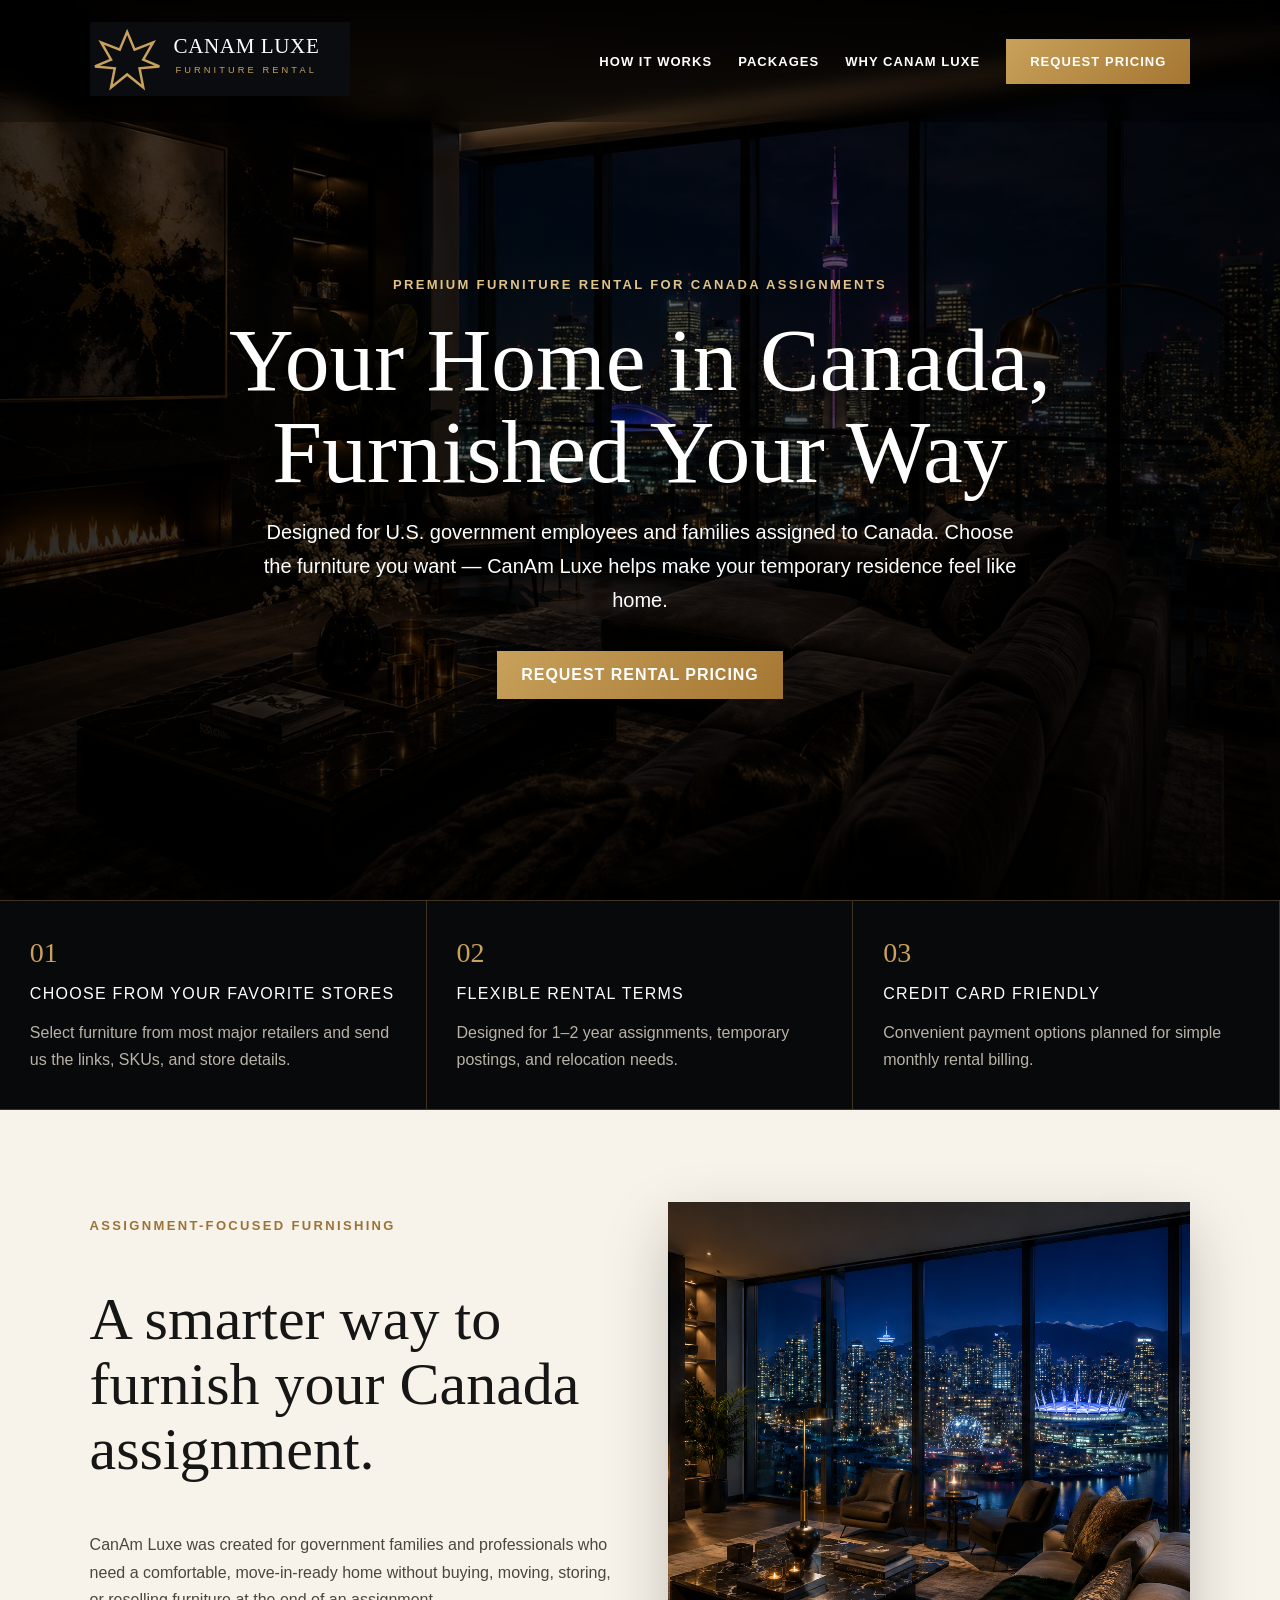
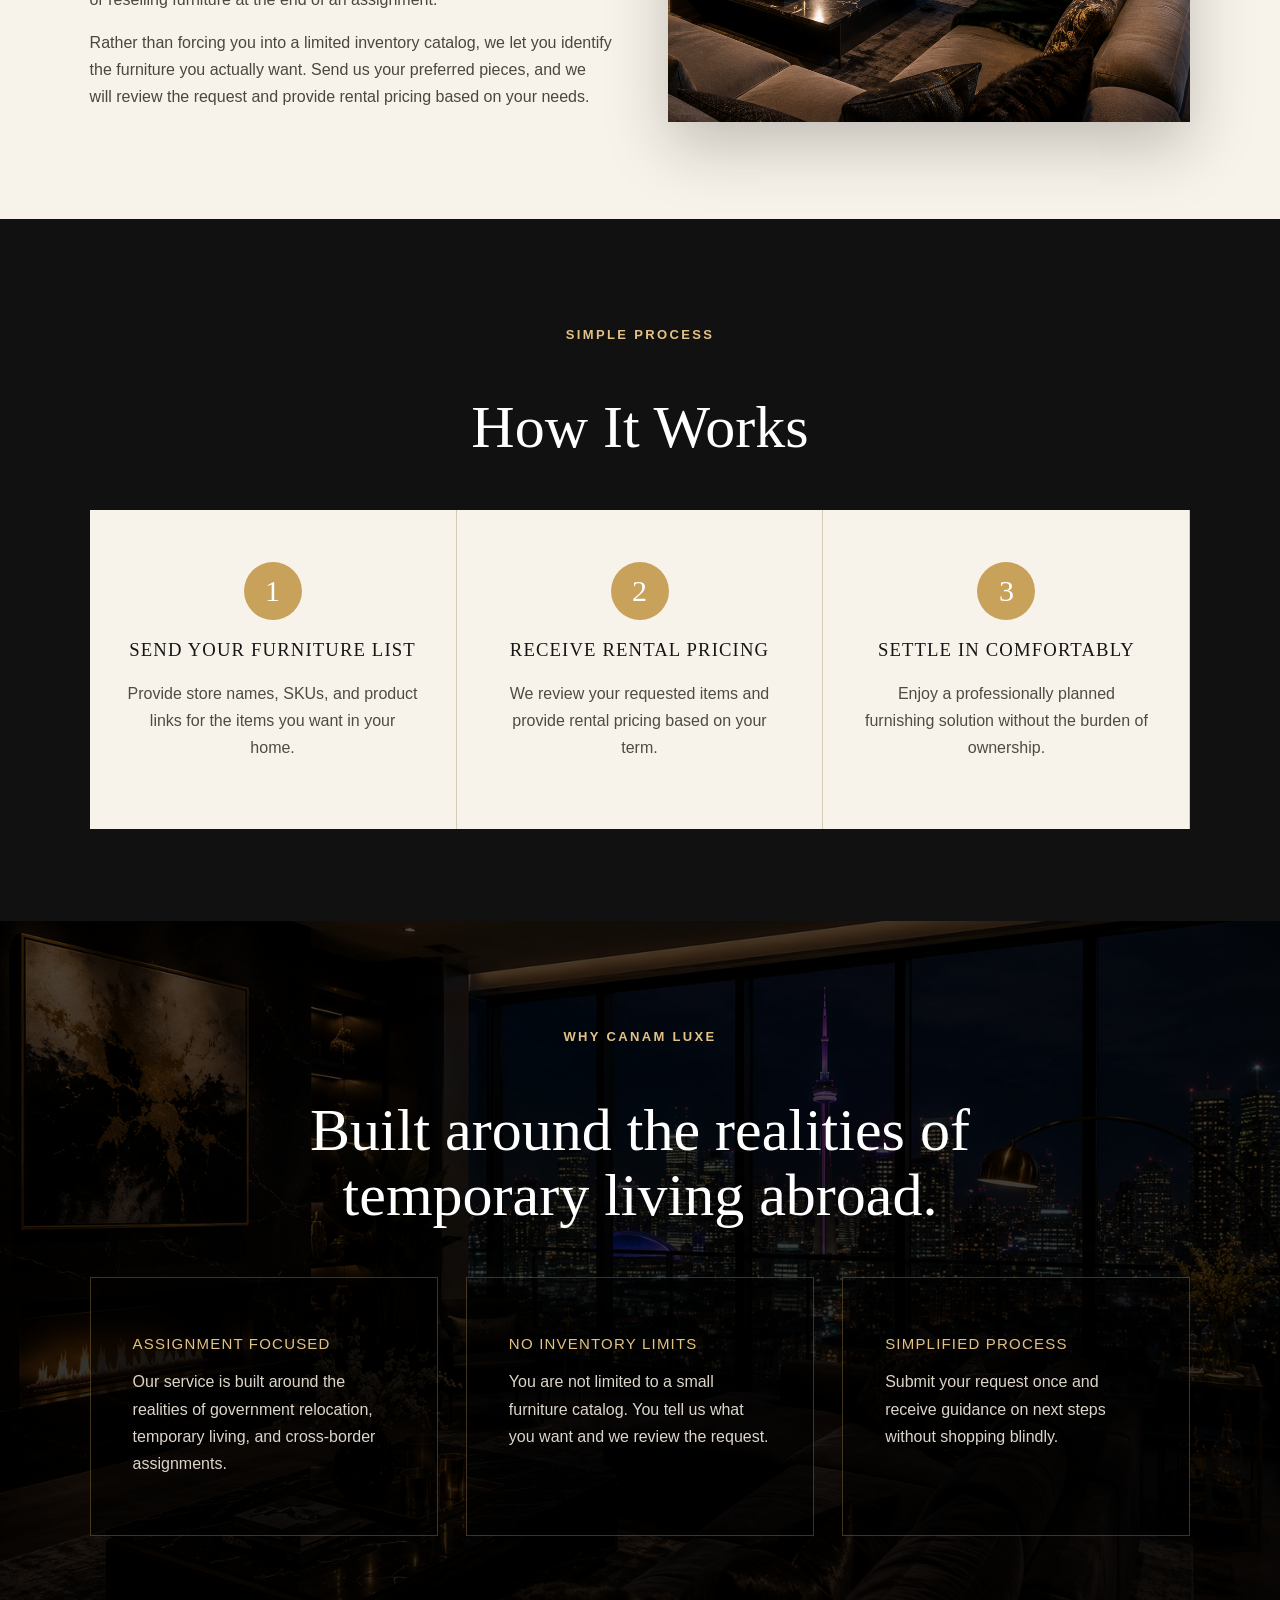
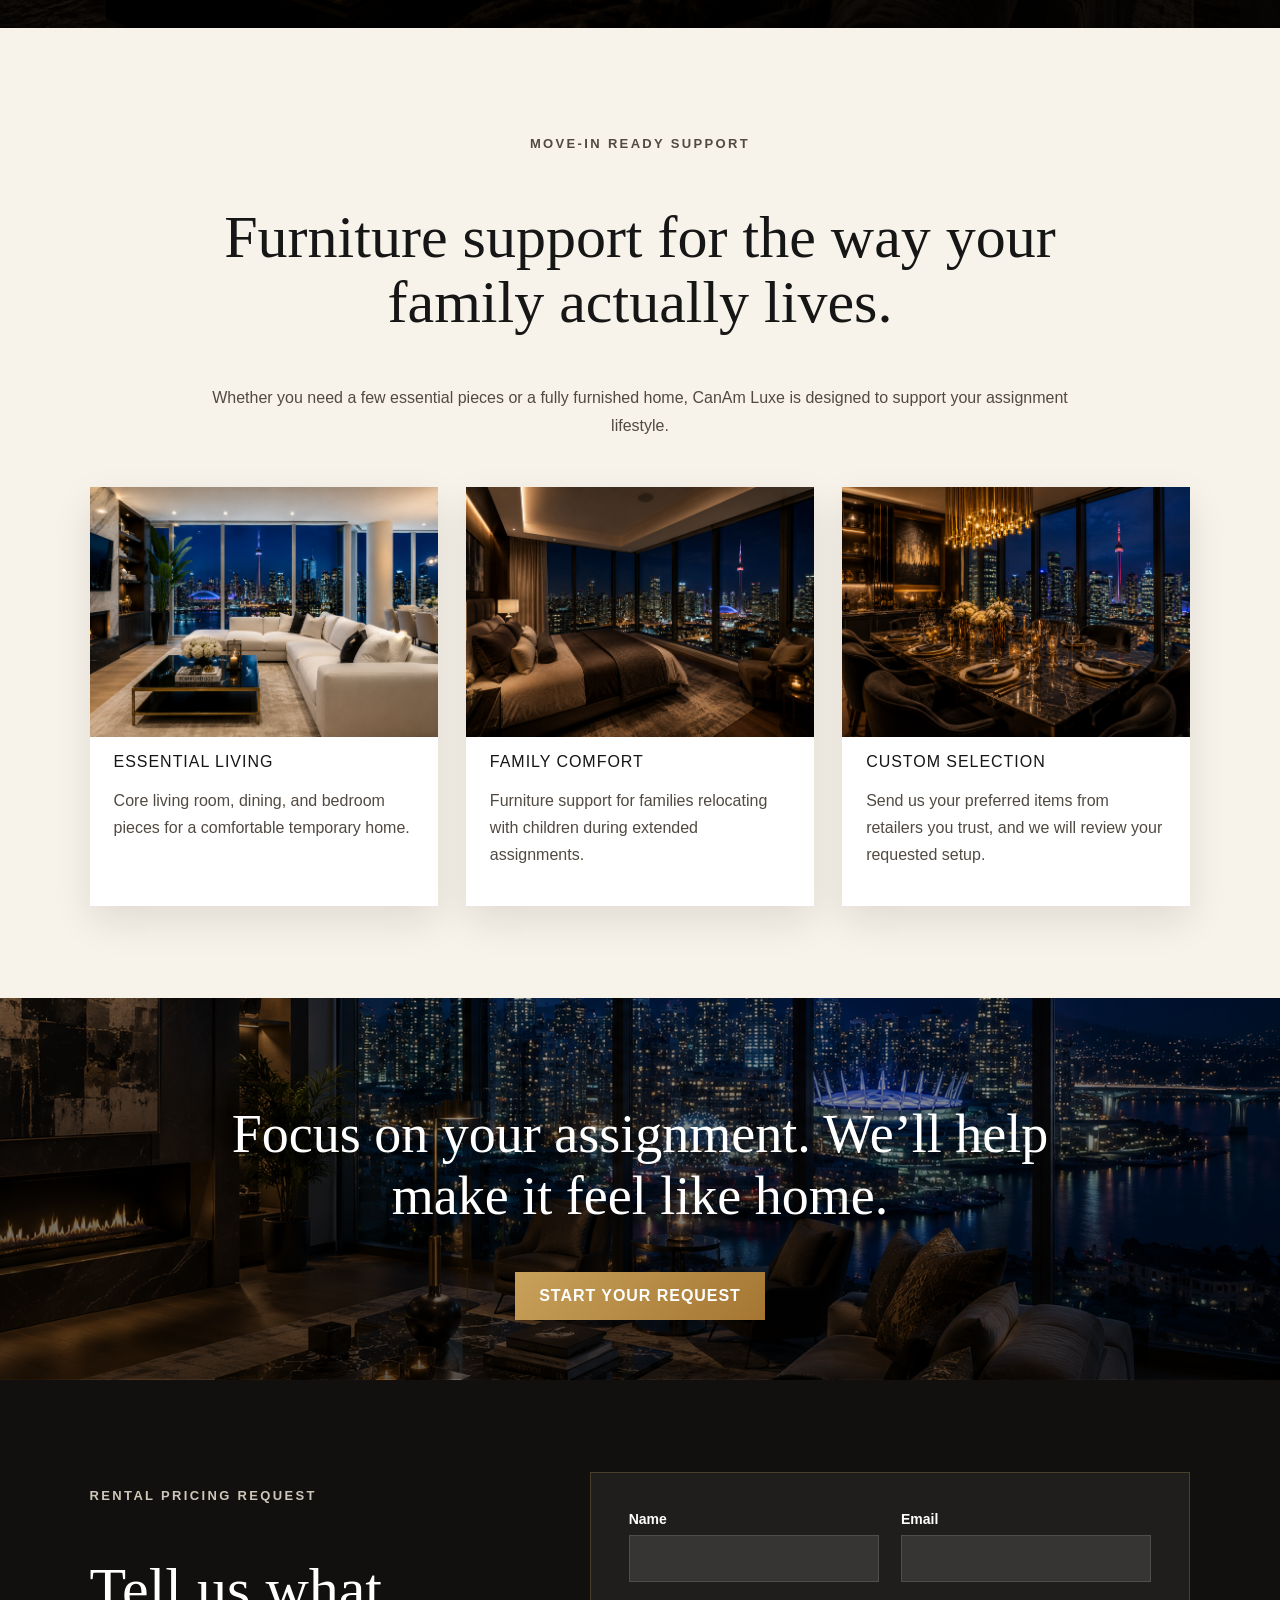
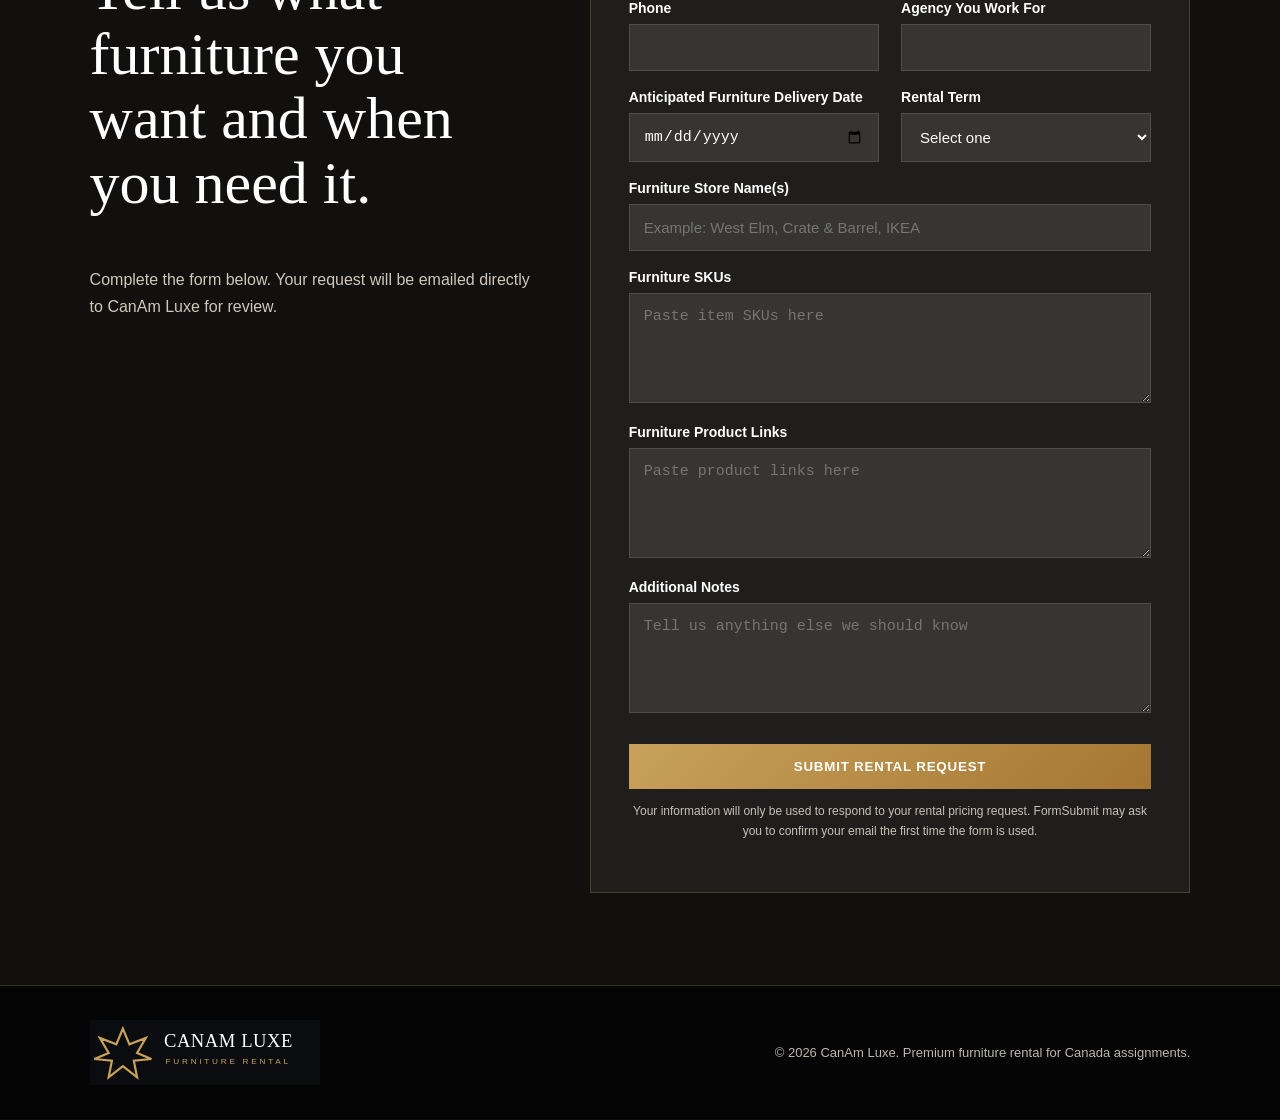
<file: index.html>
<!DOCTYPE html>
<html lang="en">
<head>
  <meta charset="UTF-8" />
  <meta name="viewport" content="width=device-width, initial-scale=1.0" />
  <meta name="description" content="CanAm Luxe provides premium furniture rental solutions for U.S. government employees assigned to Canada." />
  <title>CanAm Luxe | Furniture Rental for Canada Assignments</title>
  <link rel="stylesheet" href="styles.css" />
</head>
<body>

<header class="site-header">
  <a href="#" class="brand">
    <img src="images/logo.svg" alt="CanAm Luxe logo" />
  </a>

  <nav class="nav-links">
    <a href="#how">How It Works</a>
    <a href="#packages">Packages</a>
    <a href="#why">Why CanAm Luxe</a>
    <a href="#quote" class="nav-cta">Request Pricing</a>
  </nav>
</header>

<section class="hero">
  <div class="hero-overlay"></div>
  <div class="hero-content fade-in">
    <p class="eyebrow">Premium furniture rental for Canada assignments</p>
    <h1>Your Home in Canada, Furnished Your Way</h1>
    <p class="hero-text">
      Designed for U.S. government employees and families assigned to Canada.
      Choose the furniture you want — CanAm Luxe helps make your temporary residence feel like home.
    </p>
    <a href="#quote" class="btn">Request Rental Pricing</a>
  </div>
</section>

<section class="quick-features">
  <div>
    <span>01</span>
    <h3>Choose From Your Favorite Stores</h3>
    <p>Select furniture from most major retailers and send us the links, SKUs, and store details.</p>
  </div>
  <div>
    <span>02</span>
    <h3>Flexible Rental Terms</h3>
    <p>Designed for 1–2 year assignments, temporary postings, and relocation needs.</p>
  </div>
  <div>
    <span>03</span>
    <h3>Credit Card Friendly</h3>
    <p>Convenient payment options planned for simple monthly rental billing.</p>
  </div>
</section>

<section class="intro section-pad">
  <div class="intro-text fade-in">
    <p class="eyebrow dark">Assignment-focused furnishing</p>
    <h2>A smarter way to furnish your Canada assignment.</h2>
    <p>
      CanAm Luxe was created for government families and professionals who need a comfortable,
      move-in-ready home without buying, moving, storing, or reselling furniture at the end of an assignment.
    </p>
    <p>
      Rather than forcing you into a limited inventory catalog, we let you identify the furniture you actually want.
      Send us your preferred pieces, and we will review the request and provide rental pricing based on your needs.
    </p>
  </div>

  <div class="intro-image fade-in">
    <img src="images/vancouver-night.jpg.png" alt="Vancouver skyline at night" />
  </div>
</section>

<section id="how" class="how section-pad">
  <p class="eyebrow">Simple process</p>
  <h2>How It Works</h2>

  <div class="steps">
    <div class="step fade-in">
      <span>1</span>
      <h3>Send Your Furniture List</h3>
      <p>Provide store names, SKUs, and product links for the items you want in your home.</p>
    </div>

    <div class="step fade-in">
      <span>2</span>
      <h3>Receive Rental Pricing</h3>
      <p>We review your requested items and provide rental pricing based on your term.</p>
    </div>

    <div class="step fade-in">
      <span>3</span>
      <h3>Settle In Comfortably</h3>
      <p>Enjoy a professionally planned furnishing solution without the burden of ownership.</p>
    </div>
  </div>
</section>

<section id="why" class="why section-pad">
  <div class="section-heading">
    <p class="eyebrow">Why CanAm Luxe</p>
    <h2>Built around the realities of temporary living abroad.</h2>
  </div>

  <div class="why-grid">
    <div class="why-card fade-in">
      <h3>Assignment Focused</h3>
      <p>Our service is built around the realities of government relocation, temporary living, and cross-border assignments.</p>
    </div>

    <div class="why-card fade-in">
      <h3>No Inventory Limits</h3>
      <p>You are not limited to a small furniture catalog. You tell us what you want and we review the request.</p>
    </div>

    <div class="why-card fade-in">
      <h3>Simplified Process</h3>
      <p>Submit your request once and receive guidance on next steps without shopping blindly.</p>
    </div>
  </div>
</section>

<section id="packages" class="packages section-pad">
  <div class="section-heading">
    <p class="eyebrow dark">Move-in ready support</p>
    <h2>Furniture support for the way your family actually lives.</h2>
    <p>Whether you need a few essential pieces or a fully furnished home, CanAm Luxe is designed to support your assignment lifestyle.</p>
  </div>

  <div class="package-grid">
    <article class="package-card fade-in">
      <img src="images/living-room.jpg.png" alt="Luxury furnished living room" />
      <h3>Essential Living</h3>
      <p>Core living room, dining, and bedroom pieces for a comfortable temporary home.</p>
    </article>

    <article class="package-card fade-in">
      <img src="images/bedroom.jpg.png" alt="Premium bedroom furniture" />
      <h3>Family Comfort</h3>
      <p>Furniture support for families relocating with children during extended assignments.</p>
    </article>

    <article class="package-card fade-in">
      <img src="images/dining-room.jpg.png" alt="Elegant dining room furniture" />
      <h3>Custom Selection</h3>
      <p>Send us your preferred items from retailers you trust, and we will review your requested setup.</p>
    </article>
  </div>
</section>

<section class="skyline-callout">
  <div>
    <h2>Focus on your assignment. We’ll help make it feel like home.</h2>
    <a href="#quote" class="btn">Start Your Request</a>
  </div>
</section>

<section id="quote" class="quote-section section-pad">
  <div class="quote-copy">
    <p class="eyebrow">Rental pricing request</p>
    <h2>Tell us what furniture you want and when you need it.</h2>
    <p>
      Complete the form below. Your request will be emailed directly to CanAm Luxe for review.
    </p>
  </div>

  <form class="quote-form" action="https://formsubmit.co/carlo.cortina@gmail.com" method="POST">
    <input type="hidden" name="_subject" value="New CanAm Luxe Rental Request">
    <input type="hidden" name="_template" value="table">
    <input type="hidden" name="_captcha" value="false">
    <input type="hidden" name="_next" value="https://canamluxe.com/thankyou.html">

    <div class="form-row">
      <label>Name
        <input type="text" name="Name" required>
      </label>

      <label>Email
        <input type="email" name="Email" required>
      </label>
    </div>

    <div class="form-row">
      <label>Phone
        <input type="tel" name="Phone">
      </label>

      <label>Agency You Work For
        <input type="text" name="Agency" required>
      </label>
    </div>

    <div class="form-row">
      <label>Anticipated Furniture Delivery Date
        <input type="date" name="Requested Delivery Date" required>
      </label>

      <label>Rental Term
        <select name="Rental Term" required>
          <option value="">Select one</option>
          <option value="1 Year">1 Year</option>
          <option value="18 Months">18 Months</option>
          <option value="2 Years">2 Years</option>
          <option value="Other">Other</option>
        </select>
      </label>
    </div>

    <label>Furniture Store Name(s)
      <input type="text" name="Furniture Store Names" placeholder="Example: West Elm, Crate & Barrel, IKEA">
    </label>

    <label>Furniture SKUs
      <textarea name="Furniture SKUs" placeholder="Paste item SKUs here"></textarea>
    </label>

    <label>Furniture Product Links
      <textarea name="Furniture Product Links" placeholder="Paste product links here"></textarea>
    </label>

    <label>Additional Notes
      <textarea name="Additional Notes" placeholder="Tell us anything else we should know"></textarea>
    </label>

    <button class="btn form-btn" type="submit">Submit Rental Request</button>

    <p class="form-note">
      Your information will only be used to respond to your rental pricing request.
      FormSubmit may ask you to confirm your email the first time the form is used.
    </p>
  </form>
</section>

<footer>
  <img src="images/logo.svg" alt="CanAm Luxe logo" />
  <p>© 2026 CanAm Luxe. Premium furniture rental for Canada assignments.</p>
</footer>

<script src="script.js"></script>
</body>
</html>
</file>
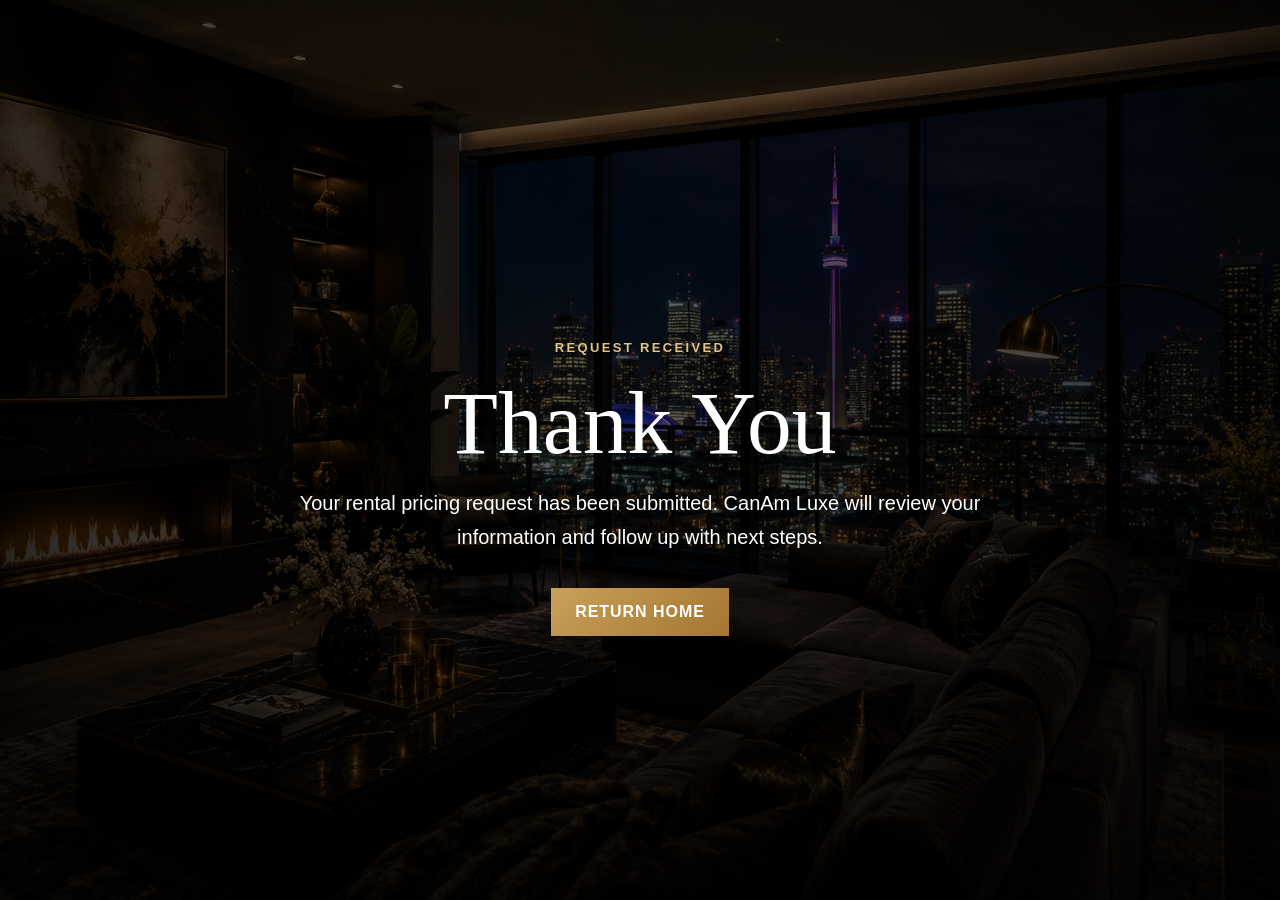
<file: thankyou.html>
<!DOCTYPE html>
<html lang="en">
<head>
  <meta charset="UTF-8">
  <meta name="viewport" content="width=device-width, initial-scale=1.0">
  <title>Thank You | CanAm Luxe</title>
  <link rel="stylesheet" href="styles.css">
</head>
<body>
  <section class="hero" style="min-height:100vh;">
    <div class="hero-overlay"></div>
    <div class="hero-content">
      <p class="eyebrow">Request Received</p>
      <h1>Thank You</h1>
      <p class="hero-text">Your rental pricing request has been submitted. CanAm Luxe will review your information and follow up with next steps.</p>
      <a href="/" class="btn">Return Home</a>
    </div>
  </section>
</body>
</html>
</file>
<file: styles.css>
:root {
  --black: #0b0c10;
  --charcoal: #121417;
  --soft-black: #181614;
  --cream: #f8f3ea;
  --muted: #b9b2a6;
  --gold: #c8a15a;
  --gold-light: #e2c385;
  --white: #ffffff;
}

* {
  box-sizing: border-box;
  scroll-behavior: smooth;
}

body {
  margin: 0;
  font-family: Arial, Helvetica, sans-serif;
  background: var(--black);
  color: var(--white);
}

h1, h2, h3 {
  font-family: Georgia, 'Times New Roman', serif;
  font-weight: 500;
}

p {
  line-height: 1.7;
}

.site-header {
  position: fixed;
  width: 100%;
  top: 0;
  z-index: 100;
  display: flex;
  justify-content: space-between;
  align-items: center;
  padding: 22px 7%;
  background: linear-gradient(to bottom, rgba(0,0,0,.82), rgba(0,0,0,.25));
  backdrop-filter: blur(8px);
}

.brand img {
  width: 260px;
  max-width: 65vw;
}

.nav-links {
  display: flex;
  gap: 26px;
  align-items: center;
}

.nav-links a {
  color: white;
  text-decoration: none;
  text-transform: uppercase;
  font-size: 13px;
  letter-spacing: .08em;
  font-weight: bold;
}

.nav-cta, .btn {
  background: linear-gradient(135deg, var(--gold), #a47632);
  color: white !important;
  padding: 15px 24px;
  border-radius: 0;
  text-decoration: none;
  border: none;
  cursor: pointer;
  display: inline-block;
  font-weight: bold;
  text-transform: uppercase;
  letter-spacing: .06em;
  transition: transform .25s ease, box-shadow .25s ease;
}

.btn:hover, .nav-cta:hover {
  transform: translateY(-2px);
  box-shadow: 0 12px 28px rgba(200,161,90,.28);
}

.hero {
  min-height: 100vh;
  background-image: url("images/hero-toronto.jpg.png");
  background-size: cover;
  background-position: center;
  position: relative;
  display: flex;
  align-items: center;
  justify-content: center;
  padding: 140px 7% 80px;
  text-align: center;
}

.hero-overlay {
  position: absolute;
  inset: 0;
  background:
    radial-gradient(circle at center, rgba(0,0,0,.15), rgba(0,0,0,.72)),
    linear-gradient(to bottom, rgba(0,0,0,.35), rgba(0,0,0,.7));
}

.hero-content {
  position: relative;
  max-width: 980px;
}

.eyebrow {
  color: var(--gold-light);
  text-transform: uppercase;
  letter-spacing: .18em;
  font-size: 13px;
  font-weight: bold;
}

.eyebrow.dark {
  color: #9a7338;
}

.hero h1 {
  font-size: clamp(46px, 7vw, 92px);
  line-height: 1.02;
  margin: 18px 0;
}

.hero-text {
  max-width: 760px;
  margin: 0 auto 34px;
  font-size: 20px;
}

.quick-features {
  display: grid;
  grid-template-columns: repeat(3, 1fr);
  background: #08090b;
  border-top: 1px solid rgba(200,161,90,.28);
  border-bottom: 1px solid rgba(200,161,90,.28);
}

.quick-features div {
  padding: 36px 7%;
  border-right: 1px solid rgba(200,161,90,.28);
}

.quick-features span {
  color: var(--gold);
  font-family: Georgia, serif;
  font-size: 28px;
}

.quick-features h3 {
  text-transform: uppercase;
  letter-spacing: .08em;
  font-family: Arial, sans-serif;
  font-size: 16px;
}

.quick-features p {
  color: var(--muted);
  margin-bottom: 0;
}

.section-pad {
  padding: 92px 7%;
}

.intro {
  background: var(--cream);
  color: #161616;
  display: grid;
  grid-template-columns: 1fr 1fr;
  gap: 56px;
  align-items: center;
}

.intro h2, .section-heading h2, .how h2, .quote-copy h2 {
  font-size: clamp(36px, 5vw, 60px);
  line-height: 1.08;
}

.intro p {
  color: #4c463e;
}

.intro-image img {
  width: 100%;
  height: 520px;
  object-fit: cover;
  box-shadow: 0 25px 60px rgba(0,0,0,.22);
}

.how {
  background: #111;
  text-align: center;
}

.steps {
  display: grid;
  grid-template-columns: repeat(3, 1fr);
  margin-top: 42px;
  gap: 0;
  background: var(--cream);
  color: #161616;
}

.step {
  padding: 52px 38px;
  border-right: 1px solid #d6caba;
}

.step span {
  width: 58px;
  height: 58px;
  background: var(--gold);
  color: white;
  display: inline-grid;
  place-items: center;
  border-radius: 50%;
  font-family: Georgia, serif;
  font-size: 30px;
}

.step h3 {
  text-transform: uppercase;
  letter-spacing: .06em;
}

.step p {
  color: #4f4a43;
}

.why {
  background: linear-gradient(rgba(0,0,0,.68), rgba(0,0,0,.86)), url("images/toronto-night.jpg.png");
  background-size: cover;
  background-position: center;
}

.section-heading {
  max-width: 860px;
  margin: 0 auto 48px;
  text-align: center;
}

.why-grid, .package-grid {
  display: grid;
  grid-template-columns: repeat(3, 1fr);
  gap: 28px;
}

.why-card {
  padding: 42px;
  background: rgba(0,0,0,.55);
  border: 1px solid rgba(200,161,90,.32);
  min-height: 250px;
}

.why-card h3 {
  color: var(--gold-light);
  text-transform: uppercase;
  letter-spacing: .08em;
  font-family: Arial, sans-serif;
  font-size: 15px;
}

.why-card p {
  color: #ddd5c9;
}

.packages {
  background: var(--cream);
  color: #161616;
}

.packages .section-heading p {
  color: #514a42;
}

.package-card {
  background: white;
  box-shadow: 0 15px 36px rgba(0,0,0,.1);
}

.package-card img {
  width: 100%;
  height: 250px;
  object-fit: cover;
  display: block;
}

.package-card h3, .package-card p {
  padding-left: 24px;
  padding-right: 24px;
}

.package-card h3 {
  margin-bottom: 0;
  text-transform: uppercase;
  letter-spacing: .06em;
  font-family: Arial, sans-serif;
  font-size: 16px;
}

.package-card p {
  color: #514a42;
  padding-bottom: 22px;
}

.skyline-callout {
  min-height: 360px;
  background: linear-gradient(rgba(0,0,0,.35), rgba(0,0,0,.65)), url("images/vancouver-night.jpg.png");
  background-size: cover;
  background-position: center;
  display: grid;
  place-items: center;
  text-align: center;
  padding: 60px 7%;
}

.skyline-callout h2 {
  font-size: clamp(32px, 5vw, 54px);
  max-width: 900px;
}

.quote-section {
  background: #11100f;
  display: grid;
  grid-template-columns: .85fr 1.15fr;
  gap: 56px;
  align-items: start;
}

.quote-copy {
  position: sticky;
  top: 120px;
}

.quote-copy p {
  color: #cfc7b9;
}

.quote-form {
  background: rgba(255,255,255,.06);
  border: 1px solid rgba(200,161,90,.25);
  padding: 38px;
}

.form-row {
  display: grid;
  grid-template-columns: 1fr 1fr;
  gap: 22px;
}

label {
  display: block;
  margin-bottom: 18px;
  color: #fff;
  font-weight: bold;
  font-size: 14px;
}

input, select, textarea {
  width: 100%;
  margin-top: 8px;
  padding: 14px;
  border: 1px solid rgba(255,255,255,.12);
  background: rgba(255,255,255,.1);
  color: white;
  font-size: 15px;
}

select option {
  color: #111;
}

textarea {
  min-height: 110px;
  resize: vertical;
}

.form-btn {
  width: 100%;
  margin-top: 10px;
}

.form-note {
  font-size: 12px;
  color: #c9c0b4;
  text-align: center;
}

footer {
  background: #050506;
  display: flex;
  justify-content: space-between;
  align-items: center;
  padding: 34px 7%;
  border-top: 1px solid rgba(200,161,90,.28);
}

footer img {
  width: 230px;
}

footer p {
  color: #bdb7ad;
  font-size: 13px;
}

.fade-in {
  opacity: 0;
  transform: translateY(24px);
  transition: opacity .8s ease, transform .8s ease;
}

.fade-in.visible {
  opacity: 1;
  transform: translateY(0);
}

@media (max-width: 900px) {
  .site-header {
    position: absolute;
    flex-direction: column;
    gap: 16px;
  }

  .nav-links {
    flex-wrap: wrap;
    justify-content: center;
    gap: 14px;
  }

  .quick-features,
  .intro,
  .steps,
  .why-grid,
  .package-grid,
  .quote-section {
    grid-template-columns: 1fr;
  }

  .quick-features div,
  .step {
    border-right: none;
    border-bottom: 1px solid rgba(200,161,90,.25);
  }

  .hero {
    padding-top: 210px;
  }

  .quote-copy {
    position: static;
  }

  .form-row {
    grid-template-columns: 1fr;
    gap: 0;
  }

  footer {
    flex-direction: column;
    text-align: center;
  }
}

@media (max-width: 600px) {
  .brand img {
    width: 220px;
  }

  .nav-links a {
    font-size: 11px;
  }

  .section-pad {
    padding: 70px 6%;
  }

  .quote-form {
    padding: 24px;
  }
}
</file>
